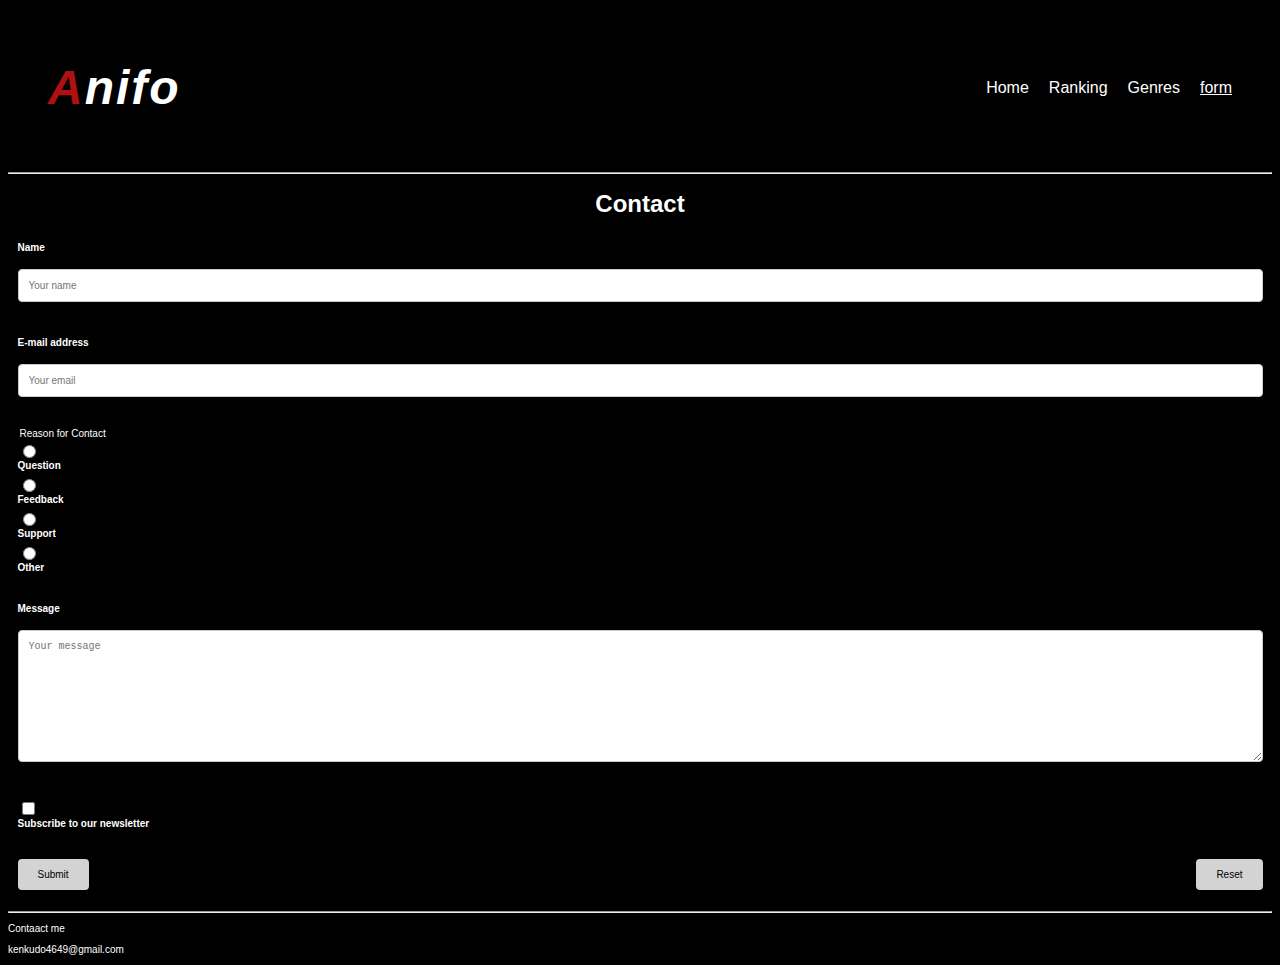
<file: form.html>
<!DOCTYPE html>
<html lang="en">
<head>
    <meta charset="UTF-8">
    <meta name="viewport" content="width=device-width, initial-scale=1.0">
    <title>Ani - form</title>
    <link rel="stylesheet" href="Style.css" type="text/css">
    <script src="Style.css" defer></script>
</head>
<body>
    <header>
        <div class="header-wrapper">
            <div class="logo">
                <h1><span>A</span>nifo</h1>
            </div>
            <nav class="header-nav">
                <ul>
                    <li><a href="index.html" >Home</a></li>
                    <li><a href="ranking.html">Ranking</a></li>
                    <li><a href="Genres.html">Genres</a></li>
                    <li><a href="#" class="active">form</a></li>
                </ul>
            </nav>
        </div>
    </header>


    <main id="main-content">
        <div class="main__pagetitle">
            <hr>
            <h1>Contact</h1>
        </div>
        <div class="main__content">
            <form action="mailto:e6ntcl@inf.elte.hu" method="post" enctype="text/plain">
                <fieldset>
                    <label for="name"><strong>Name</strong></label><br>
                    <input type="text" name="name" id="name" placeholder="Your name" size="60"><br>
                </fieldset>
                <fieldset>
                    <label for="email"><strong>E-mail address</strong></label><br>
                    <input type="email" name="email" id="email" placeholder="Your email" size="60"><br>
                </fieldset>
                <fieldset>
                    <legend>Reason for Contact</legend>
                    <input type="radio" name="reason" id="question" value="question">
                    <label for="question">Question</label>
                    <input type="radio" name="reason" id="feedback" value="feedback">
                    <label for="feedback">Feedback</label>
                    <input type="radio" name="reason" id="support" value="support">
                    <label for="support">Support</label>
                    <input type="radio" name="reason" id="other" value="other">
                    <label for="other">Other</label>
                </fieldset>
                <fieldset>
                    <label for="message"><strong>Message</strong></label><br>
                    <textarea cols="60" rows="10" name="message" id="message" placeholder="Your message"></textarea>
                </fieldset>
                <fieldset>
                    <input type="checkbox" name="newsletter" id="newsletter" value="subscribe">
                    <label for="newsletter">Subscribe to our newsletter</label>
                </fieldset>
                <fieldset class="buttons">
                    <input type="submit" value="Submit">
                    <input type="reset" value="Reset">
                </fieldset>
            </form>
        </div>
    </main>
    <footer>

        <hr>

        <p>Contaact me</p>
        <p>kenkudo4649@gmail.com</p>

    </footer>
</body>
</html>
</file>
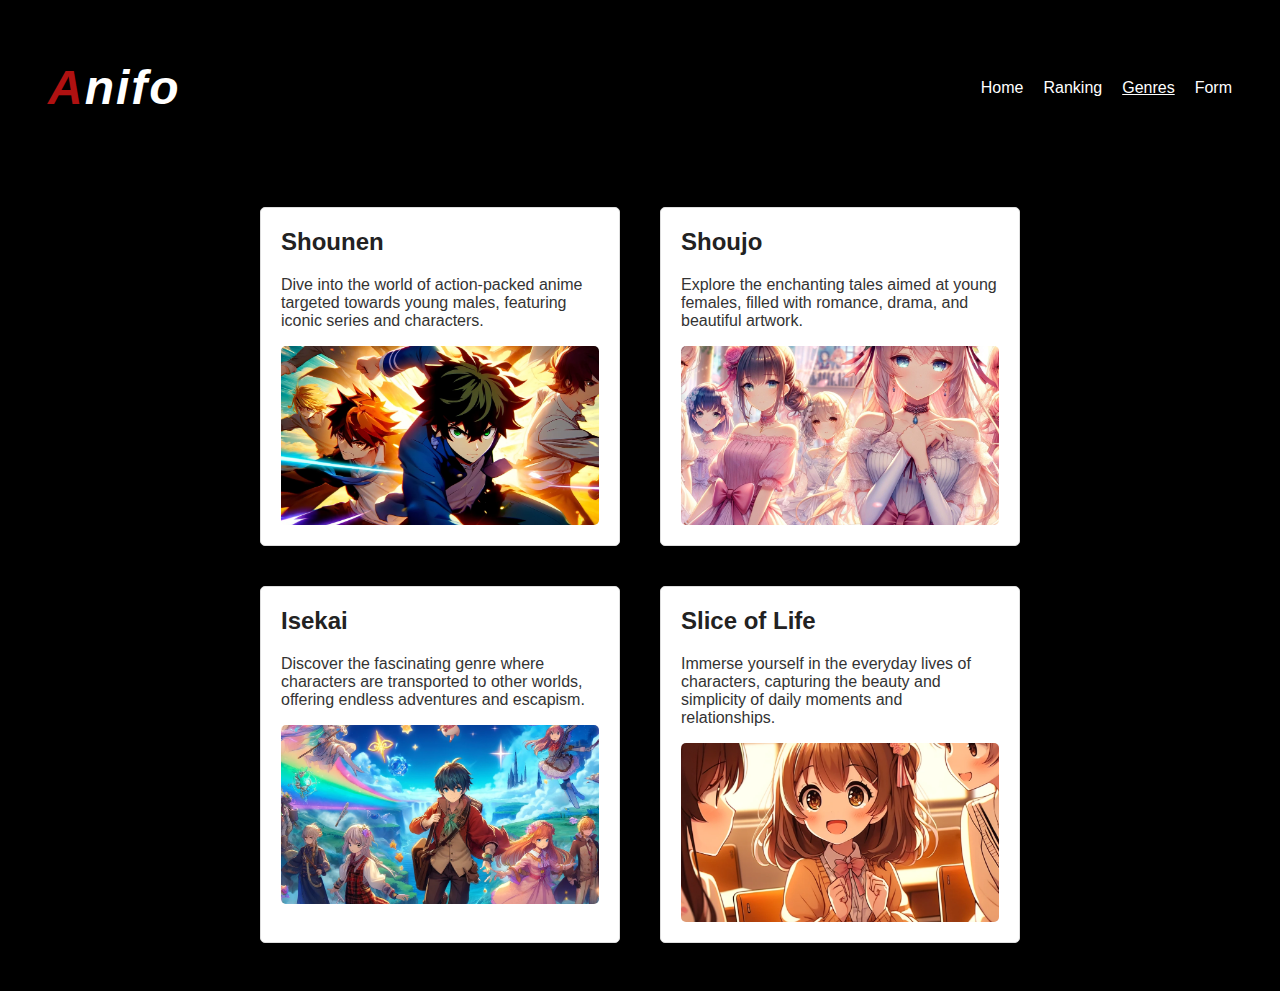
<file: Genres.html>
<!DOCTYPE html>
<html lang="en">
<head>
    <meta charset="UTF-8">
    <meta name="viewport" content="width=device-width, initial-scale=1.0">
    <title>Aniho - Popular Anime Genres</title>
    <link rel="stylesheet" href="Style.css">
</head>
<body>

    <header>
        <div class="header-wrapper">
            <div class="logo">
                <h1><span>A</span>nifo</h1>
            </div>
            <nav class="header-nav">
                <ul>
                    <li><a href="index.html" >Home</a></li>
                    <li><a href="ranking.html">Ranking</a></li>
                    <li><a href="#" class="active">Genres</a></li>
                    <li><a href="form.html">Form</a></li>
                </ul>
            </nav>
        </div>
    </header>

    <div class="container">
        <div class="genre">
            <h2>Shounen</h2>
            <p>Dive into the world of action-packed anime targeted towards young males, featuring iconic series and characters.</p>
            <img src="ATask/shounen.png" alt="Shounen Anime">
        </div>
        <div class="genre">
            <h2>Shoujo</h2>
            <p>Explore the enchanting tales aimed at young females, filled with romance, drama, and beautiful artwork.</p>
            <img src="ATask/shoujo.png" alt="Shoujo Anime">
        </div>
        <div class="genre">
            <h2>Isekai</h2>
            <p>Discover the fascinating genre where characters are transported to other worlds, offering endless adventures and escapism.</p>
            <img src="ATask/isekai.png" alt="Isekai Anime">
        </div>
        <div class="genre">
            <h2>Slice of Life</h2>
            <p>Immerse yourself in the everyday lives of characters, capturing the beauty and simplicity of daily moments and relationships.</p>
            <img src="ATask/slice_of_life.png" alt="Slice of Life Anime">
        </div>
    </div>
</body>
</html>
</file>
<file: Style.css>
@charset "UTF-8";
@import url('https://fonts.googleapis.com/css?family=Poppins:200,300,400,500,600,700,800,900&display=swap');

html {
    font-size: 10px;
    font-family: "Roboto", sans-serif;
    color: white;
    background-color: black;
}

a {
    color: #1b1b1b;
    text-decoration: none;
}

img, video {
    width: 100%;
    display: block;
    aspect-ratio: 16/9;
    object-fit: cover;
}

header .header-wrapper {
    padding: 20px 40px;
    display: flex;
    justify-content: space-between;
    align-items: center;
}

@media screen and (max-width: 768px) {
    header .header-wrapper {
        padding: 10px 20px;
    }
}

header .logo {
    font-size: 2.4em;
    font-weight: bold;
    letter-spacing: 2px;
    font-style: italic;
    color: white;
}

@media screen and (max-width: 768px) {
    header .logo {
        font-size: 1.6em;
    }
}

.active {
    text-decoration: underline;
}

header .header-nav ul {
    display: flex;
    list-style: none;
    gap: 20px; /* ここでli要素間にスペースを追加 */
}

header .header-nav ul li a {
  font-size: 1.6em;
  color: white;
  transition: color 0.3s; /* スムーズな色の変化を追加 */
}

header .header-nav ul li a:hover {
  color: gray; /* ホバー時にフォントカラーをグレーに変更 */
}

header .header-nav ul li:hover {
  color: gray;
}

header span{
  color: rgb(175, 17, 17);
}

.main_title_top{
  background-image: url(ATask/background-3386570_1280.jpg);

}


/* Table Styling */
/* Table Styling */
.main_schedule {
  width: 100%;
  overflow-x: auto;
  margin: 20px 0;
}

.main_schedule table {
  width: 100%;
  border-collapse: collapse;
  margin: 0;
  padding: 0;
  table-layout: auto;
}

.main_schedule caption {
  font-size: 1.8em;
  margin-bottom: 10px;
  color: white;
  text-align: center;
}

.main_schedule details summary {
  font-size: 1.2em;
  cursor: pointer;
  color: white;
}

@media screen and (max-width: 768px) {
  .main_schedule details summary {
      font-size: 1em; /* モバイルデバイスでフォントサイズを小さく設定 */
  }
}

.main_schedule details p {
  font-size: 1em;
  margin-top: 5px;
  color: white;
}

.main_schedule thead {
  background-color: #444;
}

.main_schedule thead th {
  padding: 10px;
  font-size: 1.2em;
  text-align: center;
  color: white;
  border: 1px solid #666;
}

.main_schedule tbody tr:nth-child(even) {
  background-color: #333;
}

.main_schedule tbody tr:nth-child(odd) {
  background-color: #222;
}

.main_schedule tbody td {
  padding: 10px;
  font-size: 1em;
  text-align: center;
  border: 1px solid #666;
  color: white;
}

.main_schedule tbody tr:hover {
  background-color: #555;
}

/* Responsive Design */
@media screen and (max-width: 768px) {
  .main_schedule table,
  .main_schedule thead,
  .main_schedule tbody,
  .main_schedule th,
  .main_schedule td,
  .main_schedule tr {
      display: block;
  }

  .main_schedule thead tr {
      position: absolute;
      top: -9999px;
      left: -9999px;
  }

  .main_schedule tr {
      margin: 0 0 20px 0;
  }

  .main_schedule td {
      border: none;
      position: relative;
      padding-left: 50%;
      text-align: left;
  }

  .main_schedule td:before {
      position: absolute;
      top: 50%;
      left: 10px;
      width: 45%;
      padding-right: 10px;
      white-space: nowrap;
      transform: translateY(-50%);
      font-weight: bold;
      color: #999;
  }

  .main_schedule td:nth-of-type(1):before { content: "Title"; }
  .main_schedule td:nth-of-type(2):before { content: "Netflix"; }
  .main_schedule td:nth-of-type(3):before { content: "Amazon Prime"; }
  .main_schedule td:nth-of-type(4):before { content: "Hulu"; }
  .main_schedule td:nth-of-type(5):before { content: "Tubi"; }
}




/*-------------slider----------*/

.sliderArea, .sersch {
  flex: 1;
  padding: 0 25px;
}

.sliderArea {
  max-width: 50%;
}

.sersch {
  max-width: 50%;
  padding-top: 20px;
  padding: 0 25px;
}

.slider ul {
  list-style-type: none;
  padding: 0;
}

.slider li img {
  width: 100%;
  height: auto;
  display: block;
}


/* form*/

/* Form Container */
.container {
  max-width: 800px;
  margin: 0 auto;
  padding: 40px;
  background-color: #000; /* 背景色を黒に変更 */
  border-radius: 8px;
  box-shadow: 0 2px 4px rgba(0, 0, 0, 0.1);
  color: white; /* テキスト色を白に変更 */
}

/* Form Title */
.main__pagetitle h1 {
  text-align: center;
  font-size: 2.4em;
  margin-bottom: 20px;
  color: white;
}

/* Form Description */
.main__content p {
  text-align: center;
  font-size: 1.2em;
  margin-bottom: 20px;
  color: #666;
}

/* Fieldsets */
form fieldset {
  border: none;
  margin-bottom: 15px;
}

/* Labels */
form label {
  display: block;
  margin-bottom: 5px;
  font-weight: bold;
  color: white;
}

/* Inputs and Textarea */
form input[type="text"],
form input[type="email"],
form textarea {
  width: 100%;
  padding: 10px;
  margin-bottom: 10px;
  border: 1px solid #ccc;
  border-radius: 4px;
  font-size: 1em;
  box-sizing: border-box;
  background-color: #fff; /* 入力フィールドの背景色を白に変更 */
  color: #000; /* 入力テキストの色を黒に変更 */
}

/* Textarea */
form textarea {
  resize: vertical;
}

/* Radio Buttons and Checkboxes */
form .radio-group,
form .checkbox-group {
  display: flex;
  flex-direction: row; /* ラジオボタンとチェックボックスを横一列に表示 */
  margin-bottom: 15px;
}

form .radio-group label,
form .checkbox-group label {
  display: inline-flex;
  align-items: center;
  margin-right: 15px; /* 各ラベル間にスペースを追加 */
  font-weight: normal;
  color: white;
}

form .radio-group input,
form .checkbox-group input {
  margin-right: 10px;
}

/* Buttons */
form .buttons {
  display: flex;
  justify-content: space-between;
}

form .buttons input[type="submit"],
form .buttons input[type="reset"] {
    padding: 10px 20px;
    border: none;
    border-radius: 4px;
    font-size: 1em;
    cursor: pointer;
    transition: background-color 0.3s, color 0.3s;
}

/* Submit Button */
form .buttons input[type="submit"] {
  background-color: #d3d3d3; /* サブミットボタンの薄いグレーの背景色 */
  color: #000; /* サブミットボタンの文字色を黒に設定 */
}

form .buttons input[type="submit"]:hover {
  background-color: #a9a9a9; /* サブミットボタンのホバー時の濃いグレーの背景色 */
  color: #fff; /* サブミットボタンのホバー時の文字色を白に設定 */
}

/* Reset Button */
form .buttons input[type="reset"] {
  background-color: #d3d3d3; /* リセットボタンの薄いグレーの背景色 */
  color: #000; /* リセットボタンの文字色を黒に設定 */
}

form .buttons input[type="reset"]:hover {
  background-color: #a9a9a9; /* リセットボタンのホバー時の濃いグレーの背景色 */
  color: #fff; /* リセットボタンのホバー時の文字色を白に設定 */
}
/* ranking */

.ranking h2{
  color:  white;
  padding-left: 50px;
  padding-top: 50px;
}

.top1 {
  display: flex;
  align-items: center;
  justify-content: start;
  border: 1px solid #000;
  padding: 20px;
  color: white;
  padding-top: 75px;
}

.top1 img {
  width: 45%;
  height: 45%;
  margin-right: 20px;
  background-color: #ccc;
}

.top1 h3 {
  margin-top: 0;
  margin-bottom: 10px;
  padding-left: 30px;
}

.top1 p {
  margin-top: 0;
  font-size: 15px;
}

.top1 a.more {
  display: inline-block;
  margin-top: 10px;
  text-decoration: none;
  color: #000;
}

hr.mid {
  height: 1px;
  background-color: #000;
  margin-top: 1em;
  margin-bottom: 1em;
}

.top1 table {
  border-collapse: collapse;
}

.top1 td, th {
  padding-top: 5px;
  padding-bottom: 5px;
  line-height: 1.2;
  border: none;
}

.top2 {
  display: flex;
  align-items: center;
  justify-content: start;
  flex-direction: row-reverse;
  border: 1px solid #000;
  padding: 20px;
  padding-top: 75px;
  color: white;
}


.top1 img {
  width: 45%;
  height: 45%;
  margin-right: 20px;
  background-color: #ccc;
}


.top2 h3 {
  margin-top: 0;
  margin-bottom: 10px;
  padding-right: 30px;
}

.top2 p {
  margin-top: 0;
  font-size: 15px;
}

.top2 a.more {
  display: inline-block;
  margin-top: 10px;
  text-decoration: none;
  color: #000;
}

.top2 table {
  border-collapse: collapse;
  background-color: transparent; 
  border: none; 
}

.top2 td, .top2 th {
  padding-top: 5px;
  padding-bottom: 5px;
  line-height: 1.2;
  border: none; 
  background-color: transparent; 
}


/* モバイル対応のスタイル */
@media screen and (max-width: 768px) {
  .ranking h2 {
    padding-left: 20px;
    padding-top: 20px;
    font-size: 1.5em;
  }

  .top1, .top2 {
    flex-direction: column;
    align-items: flex-start;
    padding: 10px;
  }

  .top1 img, .top2 img {
    width: 100%;
    height: auto;
    margin: 0 0 10px 0;
  }

  .top1 h3, .top2 h3 {
    padding-left: 0;
    padding-right: 0;
    font-size: 1.2em;
  }

  .top1 p, .top2 p {
    font-size: 1em;
  }

  .top1 a.more, .top2 a.more {
    margin-top: 5px;
  }

  hr.mid {
    margin-top: 0.5em;
    margin-bottom: 0.5em;
  }

  .top1 table, .top2 table {
    width: 100%;
  }

  .top1 td, .top1 th, .top2 td, .top2 th {
    font-size: 0.9em;
    padding-top: 3px;
    padding-bottom: 3px;
  }
}


/* genres */

.container {
  display: flex;
  flex-wrap: wrap;
  justify-content: space-around;
  padding: 20px;
}

.genre {
  background-color: white;
  border: 1px solid #ddd;
  border-radius: 5px;
  box-shadow: 0 0 10px rgba(0, 0, 0, 0.1);
  margin: 20px;
  width: 45%;
  padding: 20px;
  box-sizing: border-box;
  color: #222;
}

.genre h2 {
  font-size: 24px;
  margin-top: 0;
}

.genre p {
  font-size: 16px;
  color: #333;
}

.genre img {
  width: 100%;
  height: auto;
  border-radius: 5px;
  margin-top: 10px;
}


@media (max-width: 768px) {
  .container {
      flex-direction: column;
      align-items: center;
  }

  .genre {
      width: 80%;
      margin: 10px 0;
  }
}

@media (max-width: 480px) {
  .genre {
      width: 95%;
      padding: 10px;
  }

  .genre h2 {
      font-size: 20px;
  }

  .genre p {
      font-size: 14px;
  }
}
</file>
